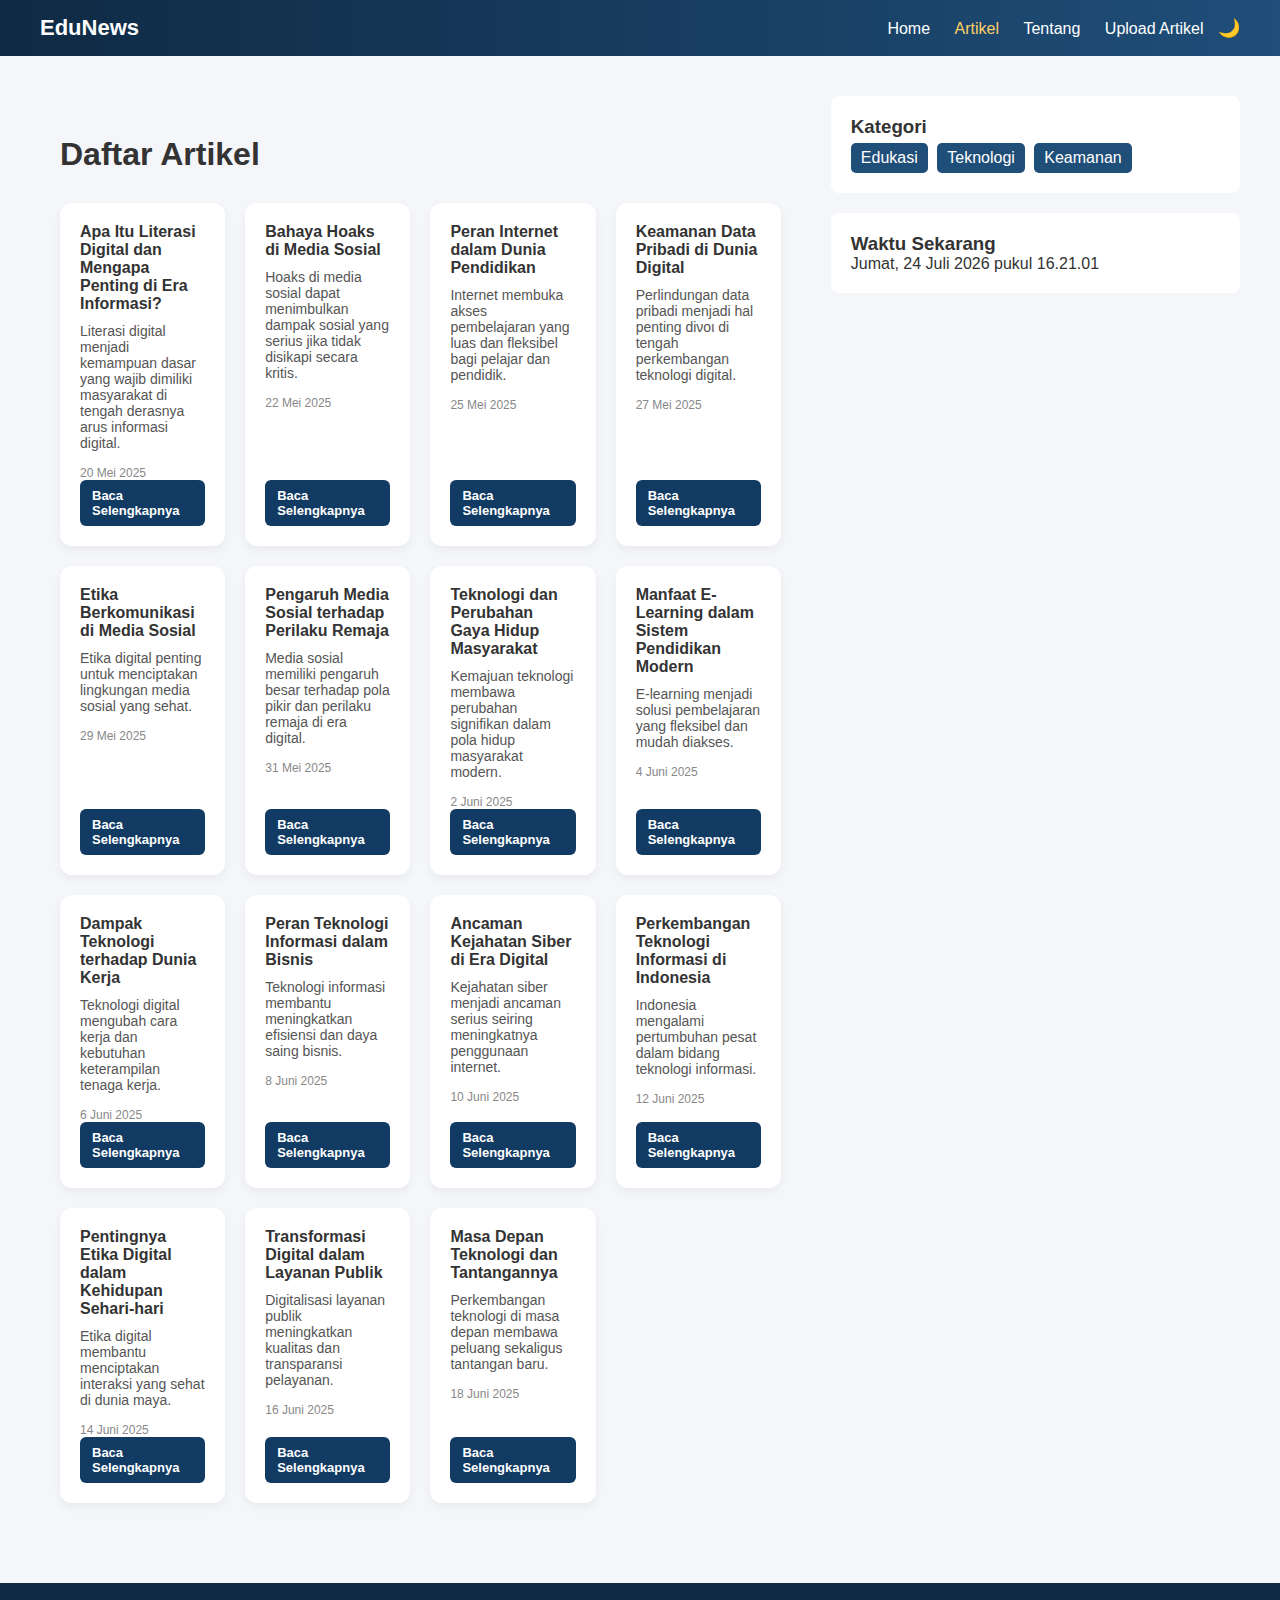
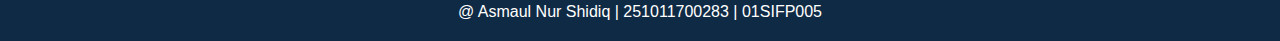
<file: Artikel.html>
<!DOCTYPE html>
<html lang="id">
<head>
  <meta charset="UTF-8">
  <title>Artikel | EduNews</title>
  <link rel="stylesheet" href="css/style.css">
</head>
<body>

<header class="navbar">
  <div class="logo">EduNews</div>
  <nav>
    <a href="index.html">Home</a>
    <a href="Artikel.html" class="active">Artikel</a>
    <a href="Tentang.html">Tentang</a>
    <a href="Upload.html">Upload Artikel</a>
    <button id="darkToggle">🌙</button>
  </nav>
</header>

<main class="container">

  <section class="article-page">
    <div id="articleContent">
      <!-- LIST / DETAIL ARTIKEL DARI JS -->
    </div>
  </section>

  <aside class="sidebar">
    <div class="box">
      <h3>Kategori</h3>
      <div class="category">
        <span>Edukasi</span>
        <span>Teknologi</span>
        <span>Keamanan</span>
      </div>
    </div>
    <div class="box">
      <h3>Waktu Sekarang</h3>
      <p id="waktu-sekarang"></p>
    </div>
  </aside>
</main>

<footer>
  @ Asmaul Nur Shidiq | 251011700283 | 01SIFP005
</footer>

<script src="js/data.js"></script>
<script src="js/article.js"></script>
<script src="js/home.js"></script>
</body>
</html>
</file>
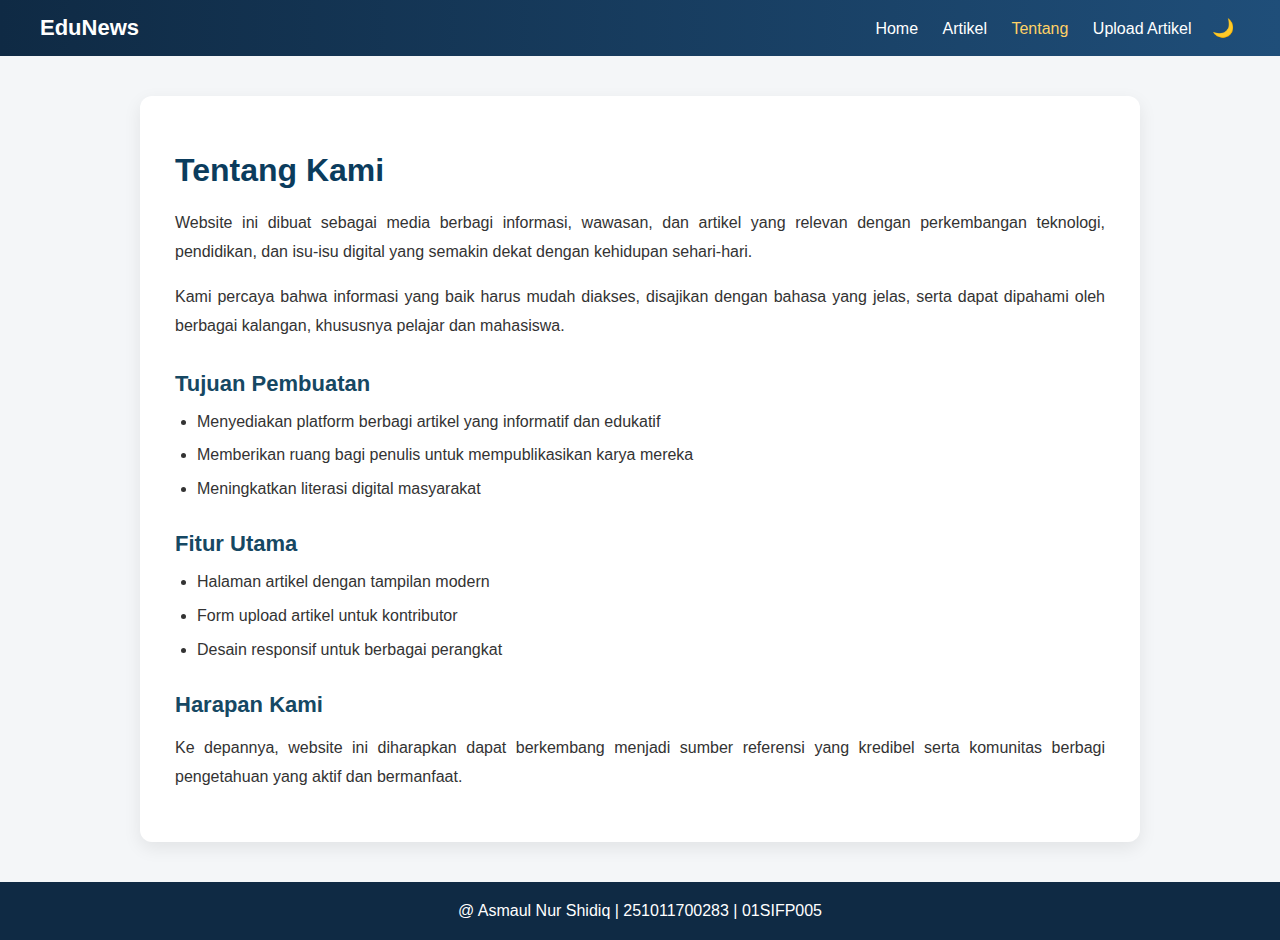
<file: Tentang.html>
<!DOCTYPE html>
<html lang="id">
<head>
  <meta charset="UTF-8">
  <title>Tentang EduNews</title>
  <link rel="stylesheet" href="css/tentang.css">
</head>
<body class="dark">

<header class="navbar">
  <div class="logo">EduNews</div>
  <nav>
    <a href="index.html">Home</a>
    <a href="Artikel.html">Artikel</a>
    <a href="Tentang.html" class="active">Tentang</a>
    <a href="Upload.html">Upload Artikel</a>
    <button id="darkToggle">🌙</button>
  </nav>
</header>

  <main class="about-container">
    <section class="about-content">
      <h1>Tentang Kami</h1>

      <p>
        Website ini dibuat sebagai media berbagi informasi, wawasan, dan artikel
        yang relevan dengan perkembangan teknologi, pendidikan, dan isu-isu digital
        yang semakin dekat dengan kehidupan sehari-hari.
      </p>

      <p>
        Kami percaya bahwa informasi yang baik harus mudah diakses, disajikan dengan
        bahasa yang jelas, serta dapat dipahami oleh berbagai kalangan, khususnya
        pelajar dan mahasiswa.
      </p>

      <h2>Tujuan Pembuatan</h2>
      <ul>
        <li>Menyediakan platform berbagi artikel yang informatif dan edukatif</li>
        <li>Memberikan ruang bagi penulis untuk mempublikasikan karya mereka</li>
        <li>Meningkatkan literasi digital masyarakat</li>
      </ul>

      <h2>Fitur Utama</h2>
      <ul>
        <li>Halaman artikel dengan tampilan modern</li>
        <li>Form upload artikel untuk kontributor</li>
        <li>Desain responsif untuk berbagai perangkat</li>
      </ul>

      <h2>Harapan Kami</h2>
      <p>
        Ke depannya, website ini diharapkan dapat berkembang menjadi sumber
        referensi yang kredibel serta komunitas berbagi pengetahuan yang aktif
        dan bermanfaat.
      </p>
    </section>
  </main>

<footer>
  @ Asmaul Nur Shidiq | 251011700283 | 01SIFP005
</footer>

<script>
  const toggle = document.getElementById("darkToggle");

  toggle.addEventListener("click", () => {
    document.body.classList.toggle("dark-mode");
  });
</script>
</body>
</html>
</file>
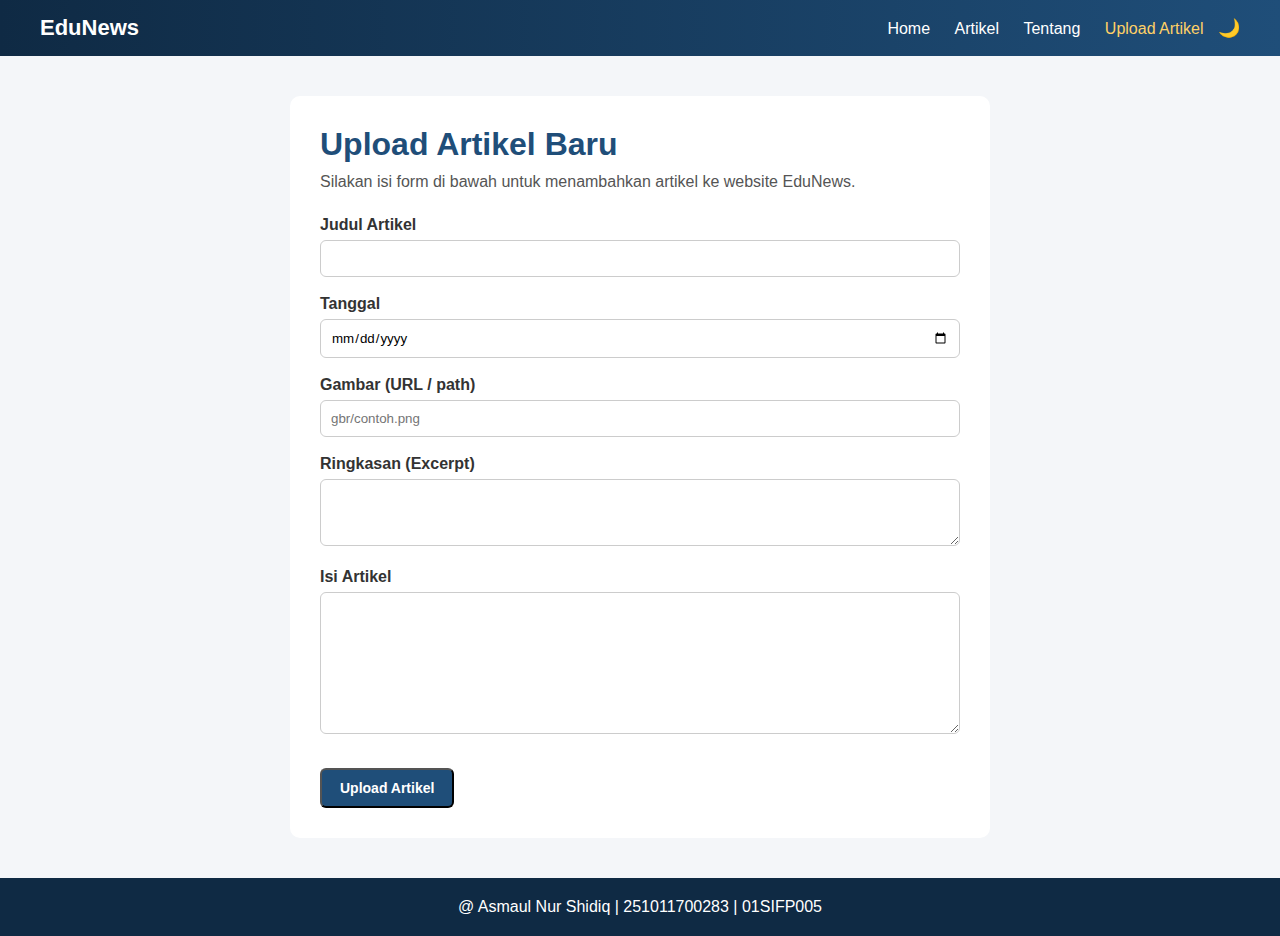
<file: Upload.html>
<!DOCTYPE html>
<html lang="id">
<head>
  <meta charset="UTF-8">
  <title>Upload Artikel | EduNews</title>
  <link rel="stylesheet" href="css/style.css">
</head>
<body>

<header class="navbar">
  <div class="logo">EduNews</div>
  <nav>
    <a href="index.html" >Home</a>
    <a href="Artikel.html">Artikel</a>
    <a href="Tentang.html">Tentang</a>
    <a href="Upload.html" class="active">Upload Artikel</a>
    <button id="darkToggle">🌙</button>
  </nav>
</header>

<main class="upload-container">

  <h1>Upload Artikel Baru</h1>
  <p class="desc">
    Silakan isi form di bawah untuk menambahkan artikel ke website EduNews.
  </p>

  <form id="articleForm" class="upload-form">

    <label>Judul Artikel</label>
    <input type="text" id="title" required>

    <label>Tanggal</label>
    <input type="date" id="date" required>

    <label>Gambar (URL / path)</label>
    <input type="text" id="image" placeholder="gbr/contoh.png">

    <label>Ringkasan (Excerpt)</label>
    <textarea id="excerpt" rows="3" required></textarea>

    <label>Isi Artikel</label>
    <textarea id="content" rows="8" required></textarea>

    <button type="submit" class="btn">
      Upload Artikel
    </button>

  </form>

  <div id="result"></div>

</main>

<footer>
  @ Asmaul Nur Shidiq | 251011700283 | 01SIFP005
</footer>

<script src="js/upload.js"></script>
<script src="js/data.js"></script>
<script src="js/article.js"></script>
<script src="js/home.js"></script>
</body>
</html>
</file>
<file: css/style.css>
/* ===============================
   RESET & GLOBAL
================================ */
* {
  margin: 0;
  padding: 0;
  box-sizing: border-box;
  font-family: Arial, sans-serif;
}

body {
  background: #f4f6f9;
  color: #333;
  transition: 0.3s;
}

/* ===============================
   NAVBAR
================================ */
.navbar {
  background: linear-gradient(90deg, #0f2a44, #1f4e79);
  color: white;
  padding: 15px 40px;
  display: flex;
  justify-content: space-between;
  align-items: center;
}

.logo {
  font-size: 22px;
  font-weight: bold;
}

.navbar a {
  color: white;
  margin: 0 10px;
  text-decoration: none;
}

.navbar a:hover,
.navbar a.active {
  color: #ffd166;
}

.navbar button {
  background: none;
  border: none;
  color: white;
  font-size: 18px;
  cursor: pointer;
}

/* ===============================
   LAYOUT UMUM
================================ */
.container {
  display: flex;
  padding: 40px;
  gap: 30px;
}

.sidebar {
  width: 35%;
}

/* ===============================
   HOME - HEADLINE
================================ */
.headline {
  width: 65%;
  background: white;
  padding: 25px;
  border-radius: 8px;
}

.headline img {
  width: 100%;
  border-radius: 6px;
  margin: 15px 0;
}

/* ===============================
   SIDEBAR BOX
================================ */
.box {
  background: white;
  padding: 20px;
  border-radius: 8px;
  margin-bottom: 20px;
}

.box ul {
  list-style: none;
  margin-top: 10px;
}

.box li {
  margin-bottom: 8px;
}

.category span {
  display: inline-block;
  background: #1f4e79;
  padding: 6px 10px;
  border-radius: 5px;
  margin: 5px 5px 0 0;
  color: white;
}

/* ===============================
   NEWS LIST (HOME)
================================ */
.news-list {
  display: flex;
  gap: 20px;
  padding: 0 40px 40px;
}

.card {
  width: 33%;
  background: white;
  padding: 20px;
  border-radius: 8px;
  transition: 0.3s;
}

.card:hover {
  transform: translateY(-5px);
  box-shadow: 0 12px 25px rgba(0,0,0,0.12);
}

/* ===============================
   TAG WARNA
================================ */
.tag {
  display: inline-block;
  padding: 5px 10px;
  border-radius: 5px;
  font-size: 12px;
  color: white;
  margin-bottom: 10px;
}

.blue { background: #1f4e79; }
.orange { background: #d87b2d; }
.green { background: #2d8f6f; }

/* ===============================
   BUTTON
================================ */
.btn {
  display: inline-block;
  padding: 10px 18px;
  margin-top: 12px;
  background: #1f4e79;
  color: white;
  font-size: 14px;
  font-weight: 600;
  border-radius: 6px;
  text-decoration: none;
  transition: 0.3s;
}

.btn:hover {
  background: #163c5f;
  transform: translateY(-2px);
}

/* ===============================
   HALAMAN ARTIKEL (LIST)
================================ */
.article-page {
  width: 65%;
  margin: 40px auto;
  padding: 0 20px;
}

.article-page h1 {
  margin-bottom: 30px;
}

/* GRID ARTIKEL */
.article-grid {
  display: grid;
  grid-template-columns: repeat(4, 1fr);
  gap: 20px;
}

/* CARD ARTIKEL */
.article-card {
  background: white;
  padding: 20px;
  border-radius: 12px;
  box-shadow: 0 4px 10px rgba(0,0,0,0.05);
  display: flex;
  flex-direction: column;
  transition: 0.3s;
}

.article-card:hover {
  transform: translateY(-6px);
  box-shadow: 0 14px 30px rgba(0,0,0,0.15);
}

.article-card h3 {
  font-size: 16px;
  margin-bottom: 10px;
}

.article-card p {
  font-size: 14px;
  color: #555;
  margin-bottom: 15px;
}

.article-card small {
  font-size: 12px;
  color: #888;
}

.article-card:active {
  transform: scale(0.98);
}

.article-card .btn {
  margin-top: auto;
  background: #123b64;
  padding: 8px 12px;
  font-size: 13px;
}

/* ===============================
   DETAIL ARTIKEL
================================ */
.detail-article img {
  width: 100%;
  border-radius: 10px;
  margin: 20px 0;
}

.detail-article p {
  line-height: 1.8;
  margin-bottom: 16px;
}

/* ===============================
   POPULAR LIST
================================ */
.popular-list {
  list-style: none;
  margin-top: 10px;
}

.popular-list li {
  font-size: 14px;
  margin-bottom: 8px;
}

.link-all {
  display: inline-block;
  margin-top: 12px;
  font-size: 13px;
  color: #1f4e79;
  text-decoration: none;
  font-weight: 600;
}

.link-all:hover {
  text-decoration: underline;
}

/* ===============================
   UPLOAD ARTIKEL
================================ */
.upload-container {
  max-width: 700px;
  margin: 40px auto;
  background: white;
  padding: 30px;
  border-radius: 10px;
}

.upload-container h1 {
  color: #1f4e79;
  margin-bottom: 10px;
}

.upload-container .desc {
  margin-bottom: 25px;
  color: #555;
}

.upload-form label {
  display: block;
  margin-bottom: 6px;
  font-weight: 600;
}

.upload-form input,
.upload-form textarea {
  width: 100%;
  padding: 10px;
  margin-bottom: 18px;
  border-radius: 6px;
  border: 1px solid #ccc;
}

.success-box {
  margin-top: 25px;
  padding: 20px;
  background: #e8f3ff;
  border-radius: 8px;
}

.success-box h3 {
  margin-bottom: 10px;
  color: #1f4e79;
}

.note {
  font-size: 13px;
  color: #555;
}

/* ===============================
   FOOTER
================================ */
footer {
  text-align: center;
  padding: 20px;
  background: #0f2a44;
  color: white;
}

/* ===============================
   DARK MODE
================================ */
body.dark {
  background: #121212;
  color: #eee;
}

body.dark .headline,
body.dark .box,
body.dark .card,
body.dark .article-card,
body.dark .upload-container {
  background: #1e1e1e;
}

/* ===============================
   RESPONSIVE
================================ */
@media (max-width: 1024px) {
  .article-grid {
    grid-template-columns: repeat(3, 1fr);
  }
}

@media (max-width: 768px) {
  .navbar {
    flex-direction: column;
    gap: 10px;
    text-align: center;
  }

  .container {
    flex-direction: column;
    padding: 20px;
  }

  .headline,
  .sidebar,
  .card,
  .article-page {
    width: 100%;
  }

  .news-list {
    flex-direction: column;
    padding: 0 20px 20px;
  }

  .article-grid {
    grid-template-columns: repeat(2, 1fr);
  }
}

@media (max-width: 480px) {
  .article-grid {
    grid-template-columns: 1fr;
  }
}
</file>
<file: css/tentang.css>
/* RESET RINGAN KHUSUS HALAMAN TENTANG */
body {
  background-color: #f4f6f8;
  font-family: Arial, Helvetica, sans-serif;
  color: #333;
  margin: 0;
  padding: 0;
}

/* PEMBUNGKUS UTAMA */
.about-container {
  max-width: 1000px;
  margin: 40px auto;
  padding: 0 20px;
}

/* KOTAK KONTEN */
.about-content {
  background-color: #ffffff;
  padding: 35px;
  border-radius: 12px;
  box-shadow: 0 6px 18px rgba(0, 0, 0, 0.08);
}

/* JUDUL UTAMA */
.about-content h1 {
  font-size: 32px;
  margin-bottom: 20px;
  color: #0b3c5d;
}

/* SUB JUDUL */
.about-content h2 {
  font-size: 22px;
  margin-top: 30px;
  margin-bottom: 12px;
  color: #164863;
}

/* PARAGRAF */
.about-content p {
  line-height: 1.8;
  margin-bottom: 15px;
  text-align: justify;
}

/* LIST */
.about-content ul {
  padding-left: 22px;
  margin-top: 10px;
}

.about-content li {
  margin-bottom: 8px;
  line-height: 1.6;
}

/* RESPONSIVE SEDERHANA */
@media (max-width: 600px) {
  .about-content {
    padding: 25px 20px;
  }

  .about-content h1 {
    font-size: 26px;
  }

  .about-content h2 {
    font-size: 20px;
  }
}

/* ===============================
   NAVBAR
================================ */
.navbar {
  background: linear-gradient(90deg, #0f2a44, #1f4e79);
  color: white;
  padding: 15px 40px;
  display: flex;
  justify-content: space-between;
  align-items: center;
}

.logo {
  font-size: 22px;
  font-weight: bold;
}

.navbar a {
  color: white;
  margin: 0 10px;
  text-decoration: none;
}

.navbar a:hover,
.navbar a.active {
  color: #ffd166;
}

.navbar button {
  background: none;
  border: none;
  color: white;
  font-size: 18px;
  cursor: pointer;
}

/* ===============================
   FOOTER
================================ */
footer {
  text-align: center;
  padding: 20px;
  background: #0f2a44;
  color: white;
}

/* DARK MODE - HALAMAN TENTANG */
body.dark-mode {
  background-color: #0f172a;
  color: #eee;
}

body.dark-mode .about-content {
  background-color: #1e1e1e;
  box-shadow: none;
}

body.dark-mode .about-content h1,
body.dark-mode .about-content h2 {
  color:#eee;
}

body.dark-mode .about-content p,
body.dark-mode .about-content li {
  color: #eee;
}
</file>
